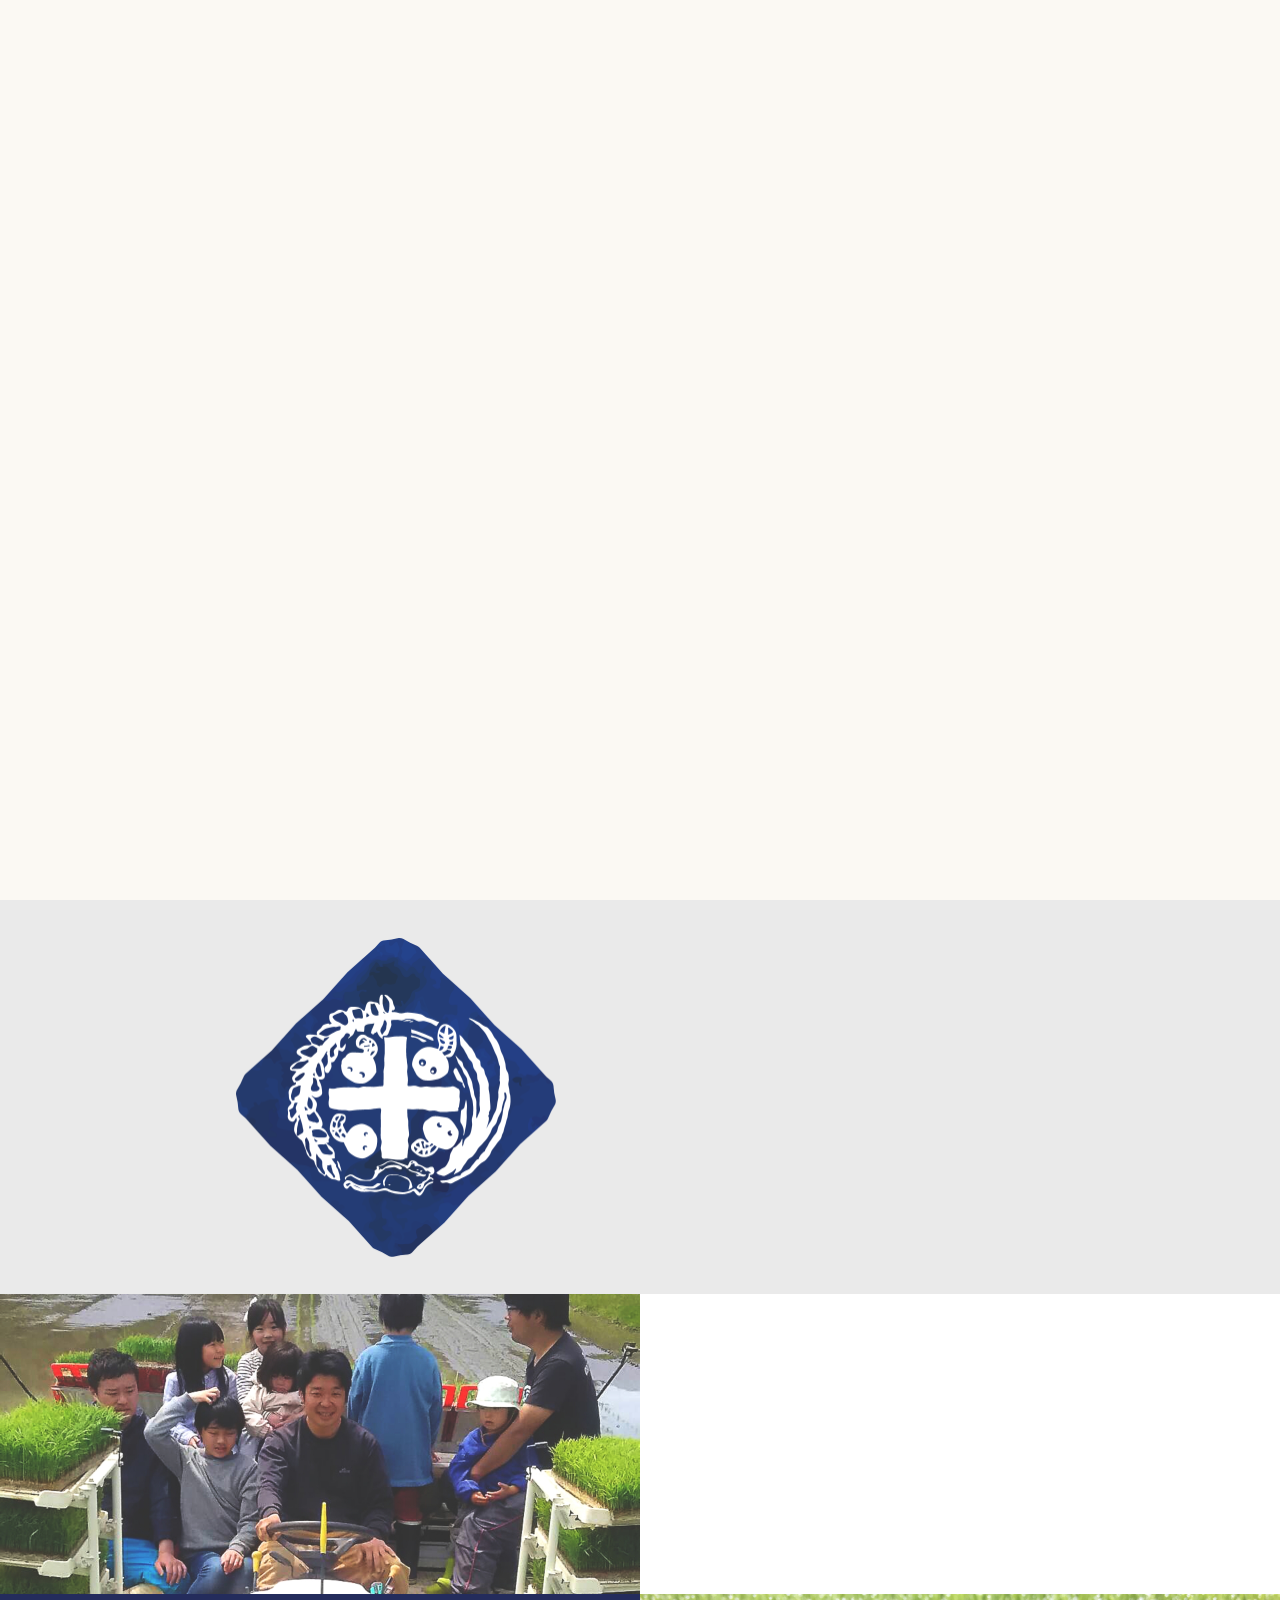
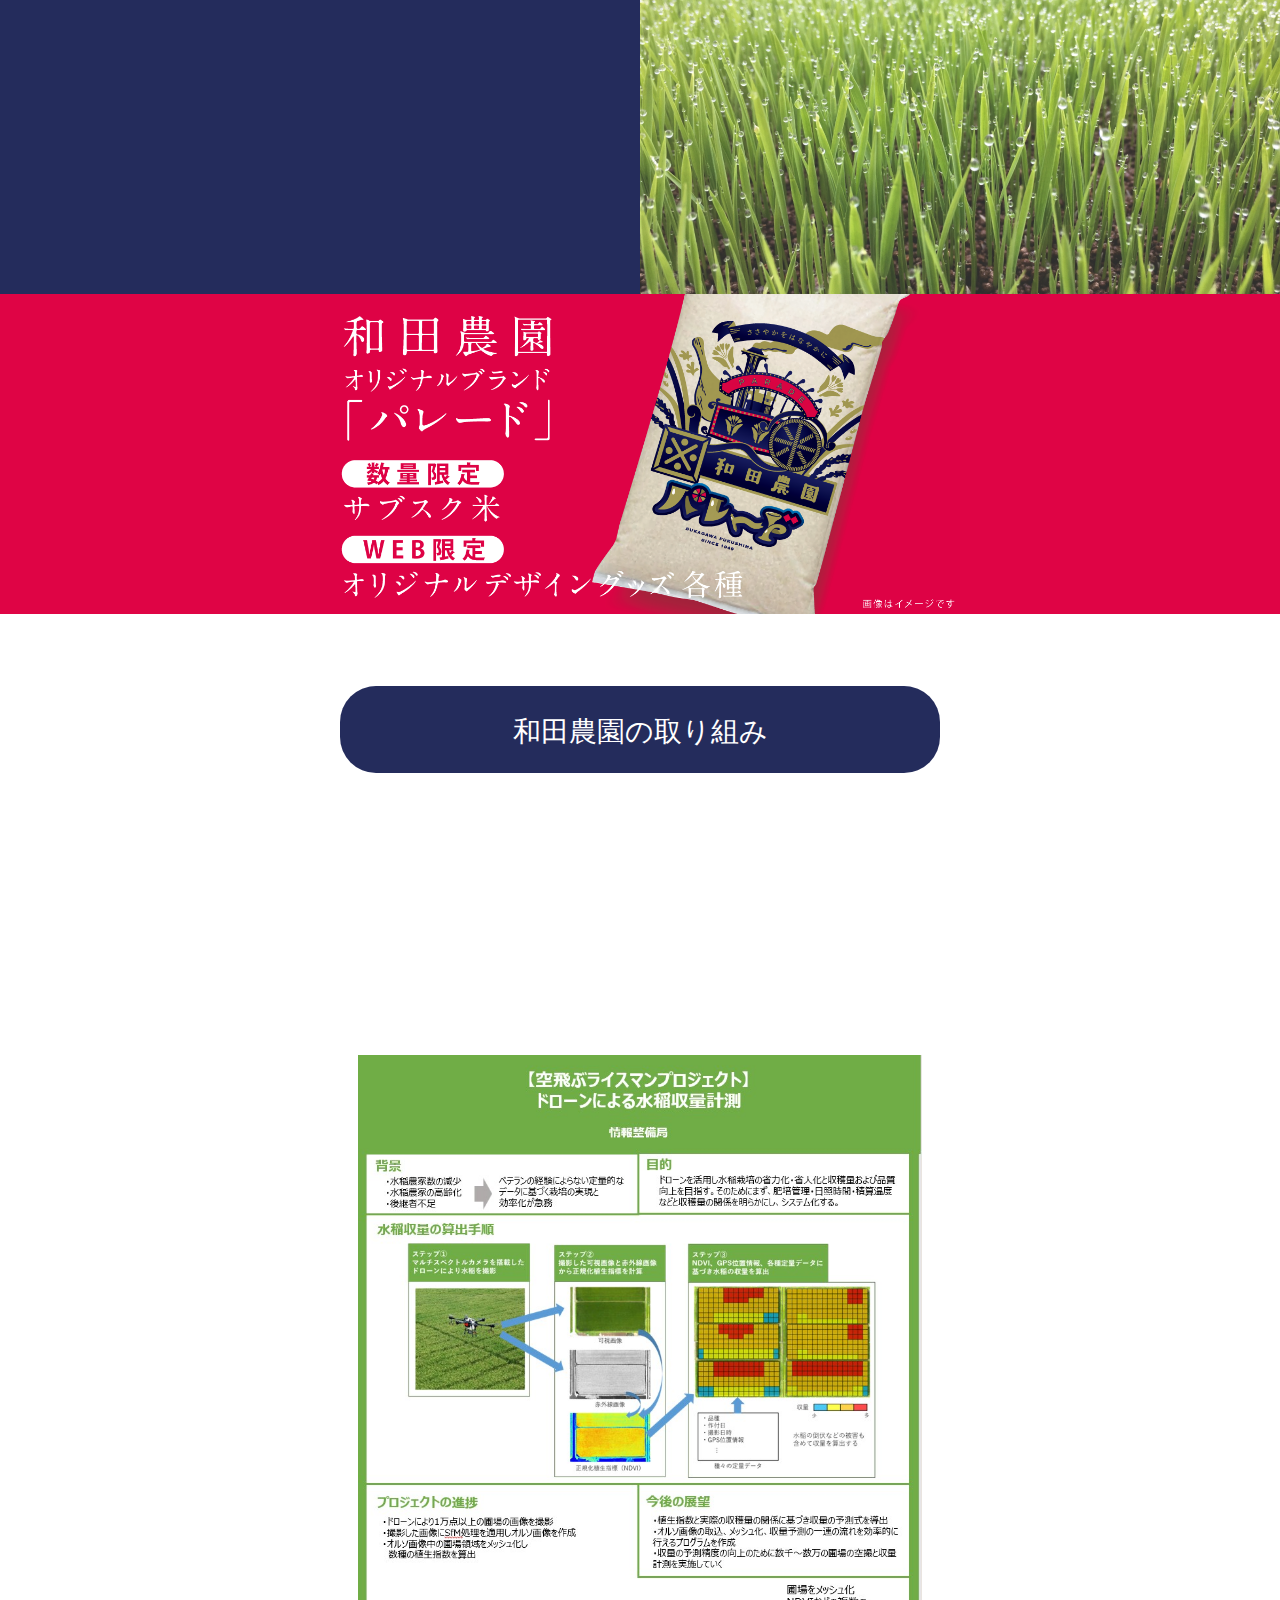
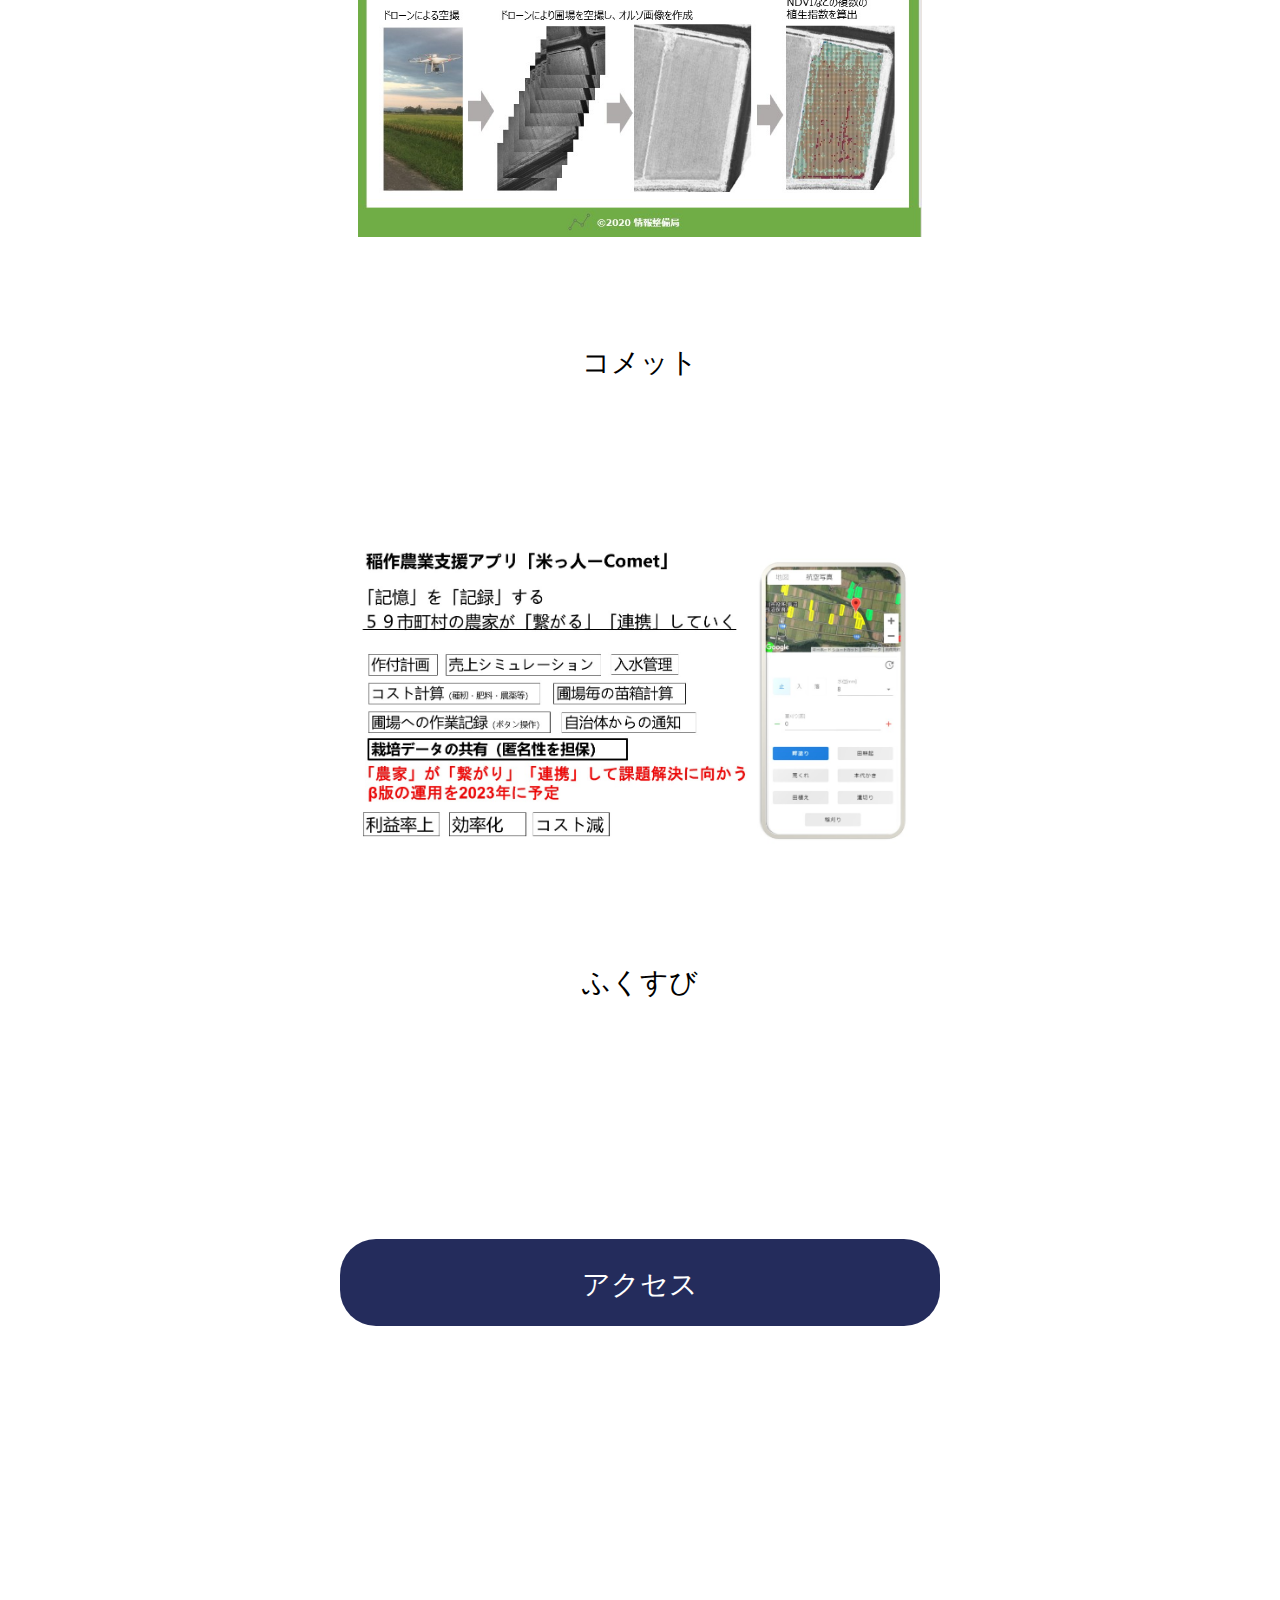
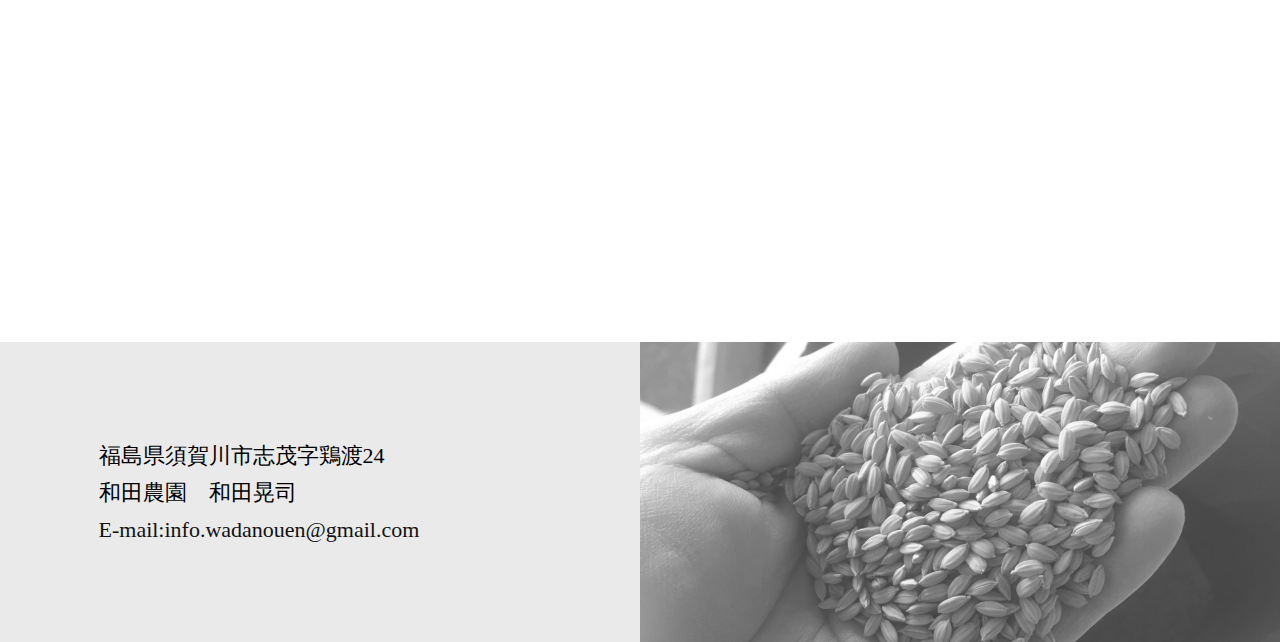
<file: index.html>
<!DOCTYPE html>
<html lang="ja">
  <head>
    <meta charset="UTF-8" />
    <meta http-equiv="X-UA-Compatible" content="IE=edge" />
    <meta name="viewport" content="width=device-width, initial-scale=1.0" />
    <meta name="description" content="福島県須賀川市で丹精込めてお米を作っている和田農園です。">
    <meta property="og:url" content="https://wadanouen.jp/">
    <meta property="og:type" content="product">
    <meta property="og:title" content="和田農園|福島県須賀川市の米農家">
    <meta property="og:description" content="福島県須賀川市で丹精込めてお米を作っている和田農園のWEBサイトです。">
    <meta property="og:site_name" content="和田農園|福島県須賀川市の米農家">
    <meta property="og:image" content="https://wadanouen.jp/assets/images/logo.png">
    <meta name="twitter.card" content="summary">
    <title>和田農園|福島県須賀川市の米農家</title>
    <link rel="stylesheet" href="./assets/css/sanitize.css?ver=3.3">
    <!-- vegas.js -->
    <link rel="stylesheet" href="./assets/css/vegas.min.css">
    <link rel="stylesheet" href="./assets/css/style.css?ver=3.3">
    <!-- Google tag (gtag.js) -->
    <script async src="https://www.googletagmanager.com/gtag/js?id=G-DMRTZWKNVF"></script>
    <script>
      window.dataLayer = window.dataLayer || [];
      function gtag(){dataLayer.push(arguments);}
      gtag('js', new Date());

      gtag('config', 'G-DMRTZWKNVF');
    </script>
  </head>
  <body>
    <div class="loader">
      <div class="loader__logo">
        <img src="./assets/images/logo.png" alt="">
        <img src="./assets/images/logo-txt@2x.png" alt="" class="loader__logo--txt">
      </div>
    </div>
    <header>
      <div class="header__wrapper">
        <h1 class="header__logo--outer">
          <a href="./index.html" class="header__logo-inner">
            <div class="header__logo">
              <img src="./assets/images/logo.png" alt="ロゴ" />
            </div>
            <div class="header__logo-txt">
              <img src="./assets/images/logo-txt@2x.png" alt="ロゴテキスト" />
            </div>
          </a>
        </h1>
        <nav class="global-nav header__nav nav" id="js-nav">
          <ul class="global-nav__nav-items nav__items nav-items">
            <li class="global-nav__nav-item global-nav__nav-0 nav-items__item">
              <a href="./about/about.html">和田農園のこと</a>
            </li>
            <li class="global-nav__nav-item global-nav__nav-1 nav-items__item">
              <a href="https://wadanouen.theshop.jp">オリジナルブランド<br />「パレード」</a>
            </li>
            <li class="global-nav__nav-item global-nav__nav-2 nav-items__item" id="futureLink">
              <a href="#future">和田農園の<br/>取り組み</a>
            </li>
            <li class="global-nav__nav-item global-nav__nav-3 nav-items__item" id="contactLink"><a href="./contact/contact.html">お問い合わせ</a></li>
          </ul>
        </nav>
        <button class="header__hamburger hamburger " id="js-hamburger">
          <span class="header__hamburger-border"></span>
          <span class="header__hamburger-border"></span>
          <span class="header__hamburger-border"></span>
        </button>
      </div>
    </header>
    <main>
      <section class="hero__wrapper">
        <div class="hero__wrapper--slideshow" id="slideshow"></div>
        <div class="hero__wrapper--text">
          <img src="./assets/images/mainvisual-txt@2x.png" alt="和田農園">
        </div>
      </section>
      <section class="about-wrapper">
        <div class="about-wrapper__about-outer">
          <div class="about-wrapper__about-inner1">
            <div class="about-wrapper__about-logo">
              <img src="./assets/images/logo.png" alt="アバウトロゴ" />
            </div>
            <h2 class="about-wrapper__catch-copy fadein">
              澄んだ水と<br />大地の恵みが育んだ<br />自慢のお米を<br />お届けします。
            </h2>
          </div>
        </div>
        <div class="about-wrapper__about-inner2">
          <div class="about-wrapper__about-image1">
            <img src="./assets/images/about1@2x.jpg" alt="和田農園写真" />
          </div>
          <div class="about-wrapper__about-text1-outer">
            <h3 class="about-wrapper__about-text1 fadein">
              毎日の「おいしい」のために。<br />田んぼを管理し、安心安全で<br />美味しいお米を育てています。
            </h3>
          </div>
        </div>
        <div class="about-wrapper__about-inner3">
          <div class="about-wrapper__about-text2-outer">
            <h3 class="about-wrapper__about-text2 fadein">
              何千年も続く米作りの歴史を未来に繋ぐ。<br />今日もこの土地でお米を育てます。
            </h3>
          </div>
          <div class="about-wrapper__about-image2">
            <img src="./assets/images/about2@2x.jpg" alt="稲のイメージ" />
          </div>
        </div>
        <a class="about-wrapper__ec" href="https://wadanouen.theshop.jp">
          <picture class="about-wrapper__ec-image">
            <source srcset="./assets/images/parade-pc.png" media="(min-width:520px)">
            <img src="./assets/images/parade-sp.png" alt="">
          </picture>
        </a>
      </section>
      <section class="future-wrapper" id="future">
        <div class="future-wrapper__future-inner">
          <h2 class="future-wrapper__future-heading">和田農園の取り組み</h2>
          <ul class="future-wrapper__future-contents">
            <li class="future-wrapper__future-item">
              <dl class="future-wrapper__future-text">
                <dt class="future-wrapper__future-title future-wrapper__future-title1 fadein">
                  空飛ぶライスマンプロジェクト
                </dt>
                <dd class="future-wrapper__future-desciption fadein">
                  ドローンを活用し、農業をより効率のよいものに変えていきます。水田全体の画像を空撮、日照時間・温度など育成に必要なデータを活用することでドローンが肥料や農薬を自動で散布します。重労働の解消や、コスト削減を目指します。
                </dd>
                <dd class="future-wrapper__future-image content">
                  <img src="./assets/images/rice-man.jpg" alt="">
                  <p class="button fadein">資料▼</p>
                </dd>
              </dl>
            </li>
            <li class="future-wrapper__future-item">
              <dl class="future-wrapper__future-text">
                <dt class="future-wrapper__future-title">コメット</dt>
                <dd class="future-wrapper__future-desciption fadein">
                  米農家が開発する稲作支援アプリ。肥料の管理を複数の管理者で共有したり、収穫量のシミュレーション機能で農家の収益向上をアシストします。自治体との各種連携機能も行え、農業をスマートに変えます。2022年現在は実証実験を計画中です。
                </dd>
                <dd class="future-wrapper__future-image content">
                  <img src="./assets/images/comet.jpg" alt="">
                  <p class="button fadein">資料▼</p>
                </dd>
              </dl>
            </li>
            <li class="future-wrapper__future-item">
              <dl class="future-wrapper__future-text">
                <dt class="future-wrapper__future-title">ふくすび</dt>
                <dd class="future-wrapper__future-desciption fadein">
                  和田農園は福島全59市町村の米農家のお米を宇宙に打ち上げる「ふくすび」プロジェクトの発起人。福島の米農家から明るい話題をお届けするためのチャレンジです。被災を乗り越え復興を続ける福島の絆を象徴するプロジェクトです。
                </dd>
              </dl>
            </li>
          </ul>
        </div>
      </section>
      <section class="map">
        <h2 class="access__headline">アクセス</h2>
        <iframe src="https://www.google.com/maps/embed?pb=!1m18!1m12!1m3!1d3174.3566862635175!2d140.23488677609444!3d37.286679440125646!2m3!1f0!2f0!3f0!3m2!1i1024!2i768!4f13.1!3m3!1m2!1s0x60201644dfce48cb%3A0x576b434258a14680!2z44CSOTYyLTAyMDEg56aP5bO255yM6aCI6LOA5bed5biC5b-X6IyC6baP5rih77yS77yU!5e0!3m2!1sja!2sjp!4v1699877457073!5m2!1sja!2sjp" width="100%" height="450" style="border:0;" allowfullscreen="" loading="lazy" referrerpolicy="no-referrer-when-downgrade"></iframe>
      </section>
    </main>
    <footer class="contact" id="contact">
      <div class="contact__text-outer">
        <div class="contact__text-inner">
          <address>福島県須賀川市志茂字鶏渡24</address>
          <p class="office-name">和田農園　和田晃司</p>
          <a href="mailto:info.wadanouen@gmail.com">E-mail:info.wadanouen@gmail.com</a>
        </div>
      </div>
      <div class="contact__image">
        <img src="./assets/images/contact@2x.jpg" alt="コンタクト画像" />
      </div>
    </footer>
    <script src="https://code.jquery.com/jquery-3.6.3.min.js" integrity="sha256-pvPw+upLPUjgMXY0G+8O0xUf+/Im1MZjXxxgOcBQBXU=" crossorigin="anonymous"></script>
    <!-- vegas.js -->
    <script src="./assets/js/vegas.min.js"></script>
    <script src="./assets/js/main.js?ver=3.3"></script>
  </body>
</html>
</file>
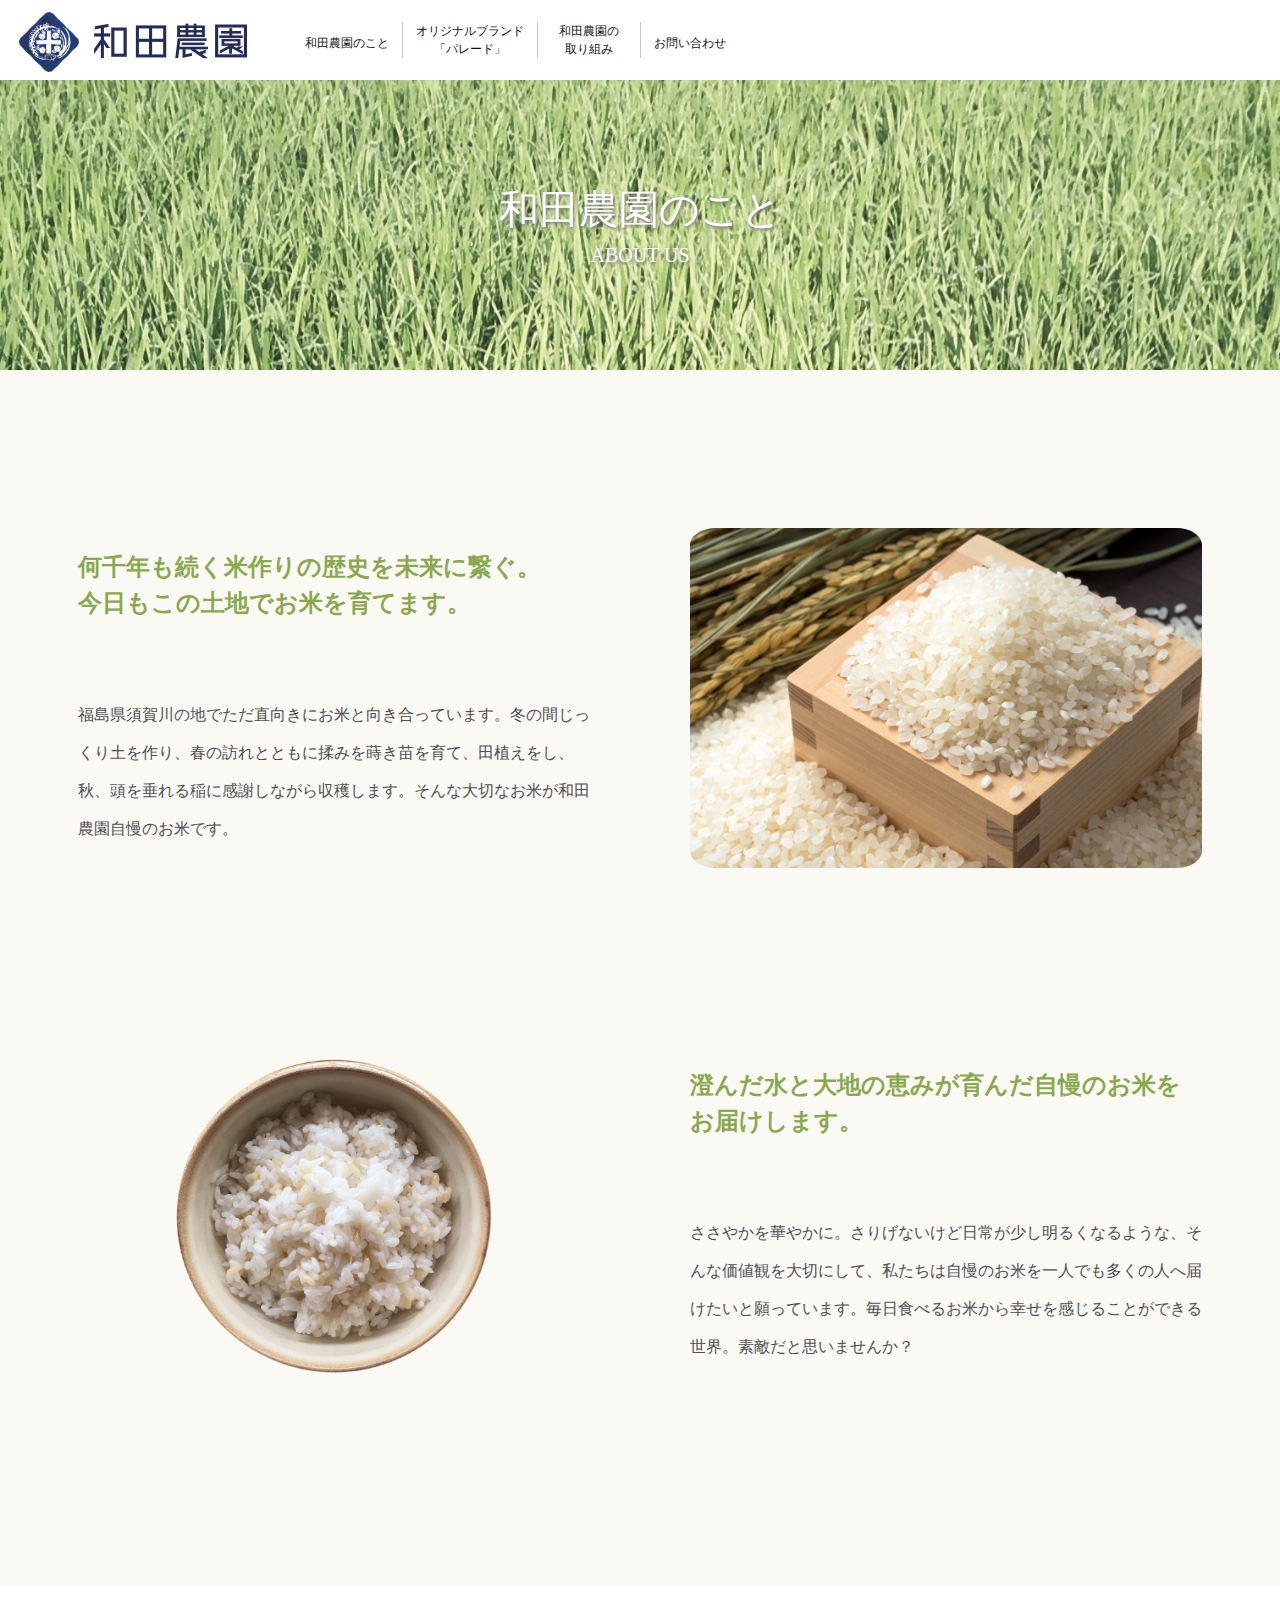
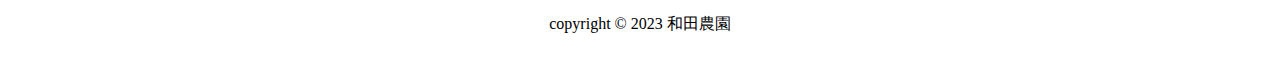
<file: about/about.html>
<!DOCTYPE html>
<html lang="ja">
  <head>
    <meta charset="UTF-8" />
    <meta http-equiv="X-UA-Compatible" content="IE=edge" />
    <meta name="viewport" content="width=device-width, initial-scale=1.0" />
    <title>和田農園のこと</title>
    <link rel="stylesheet" href="../assets/css/sanitize.css?ver=3.3">
    <!-- vegas.js -->
    <link rel="stylesheet" href="../assets/css/vegas.min.css">
    <link rel="stylesheet" href="../assets/css/style.css?ver=3.3">
    <!-- Google tag (gtag.js) -->
    <script async src="https://www.googletagmanager.com/gtag/js?id=G-DMRTZWKNVF"></script>
    <script>
      window.dataLayer = window.dataLayer || [];
      function gtag(){dataLayer.push(arguments);}
      gtag('js', new Date());

      gtag('config', 'G-DMRTZWKNVF');
    </script>
  </head>
  <body>
    <header>
        <div class="header__wrapper">
          <h1 class="header__logo--outer">
            <a href="../index.html" class="header__logo-inner">
              <div class="header__logo">
                <img src="../assets/images/logo.png" alt="ロゴ" />
              </div>
              <div class="header__logo-txt">
                <img src="../assets/images/logo-txt@2x.png" alt="ロゴテキスト" />
              </div>
            </a>
          </h1>
          <nav class="global-nav header__nav nav" id="js-nav">
            <ul class="global-nav__nav-items nav__items nav-items">
              <li class="global-nav__nav-item global-nav__nav-0 nav-items__item">
                <a href="../about/about.html">和田農園のこと</a>
              </li>
              <li class="global-nav__nav-item global-nav__nav-1 nav-items__item">
                <a href="https://wadanouen.theshop.jp">オリジナルブランド<br />「パレード」</a>
              </li>
              <li class="global-nav__nav-item global-nav__nav-2 nav-items__item" id="futureLink">
                <a href="../index.html#future">和田農園の<br/>取り組み</a>
              </li>
              <li class="global-nav__nav-item global-nav__nav-3 nav-items__item" id="contactLink"><a href="../contact/contact.html">お問い合わせ</a></li>
            </ul>
          </nav>
          <button class="header__hamburger hamburger " id="js-hamburger">
            <span class="header__hamburger-border"></span>
            <span class="header__hamburger-border"></span>
            <span class="header__hamburger-border"></span>
          </button>
        </div>
      </header>
    <main class="about__body">
        <section class="title__area">
            <h1 class="about__headline">和田農園のこと</h1>
            <span>ABOUT US</span>
        </section>
        <section class="about__contents">
            <div class="about__contents__wrapper about__contents__wrapper--a">
                <div class="about__contents__textarea">
                    <h2 class="about__contents__headline">何千年も続く米作りの歴史を未来に繋ぐ。<br/>今日もこの土地でお米を育てます。</h2> 
                        <p class="about__contents__description">福島県須賀川の地でただ直向きにお米と向き合っています。冬の間じっくり土を作り、春の訪れとともに揉みを蒔き苗を育て、田植えをし、秋、頭を垂れる稲に感謝しながら収穫します。そんな大切なお米が和田農園自慢のお米です。</p>
                </div>
                <div class="about__img">
                    <img src="../assets/images/rice_s.jpg" alt="">
                </div>
            </div>
        </section>
        <section class="about__contents">
            <div class="about__contents__wrapper about__contents__wrapper--b">
                <div class="about__img">
                    <img src="../assets/images/rice.png" alt="">
                </div>
                <div class="about__contents__textarea">
                    <h2 class="about__contents__headline">澄んだ水と大地の恵みが育んだ自慢のお米をお届けします。</h2> 
                        <p class="about__contents__description">ささやかを華やかに。さりげないけど日常が少し明るくなるような、そんな価値観を大切にして、私たちは自慢のお米を一人でも多くの人へ届けたいと願っています。毎日食べるお米から幸せを感じることができる世界。素敵だと思いませんか？</p></div>
            </div>
        </section>
    </main>
    <footer class="footer">
        <small>copyright © 2023 和田農園</small>
    </footer>  
    <script src="https://code.jquery.com/jquery-3.6.3.min.js" integrity="sha256-pvPw+upLPUjgMXY0G+8O0xUf+/Im1MZjXxxgOcBQBXU=" crossorigin="anonymous"></script>
    <!-- vegas.js -->
    <script src="../assets/js/vegas.min.js"></script>
    <script src="../assets/js/main.js?ver=3.3"></script>
  </body>
</html>
</file>
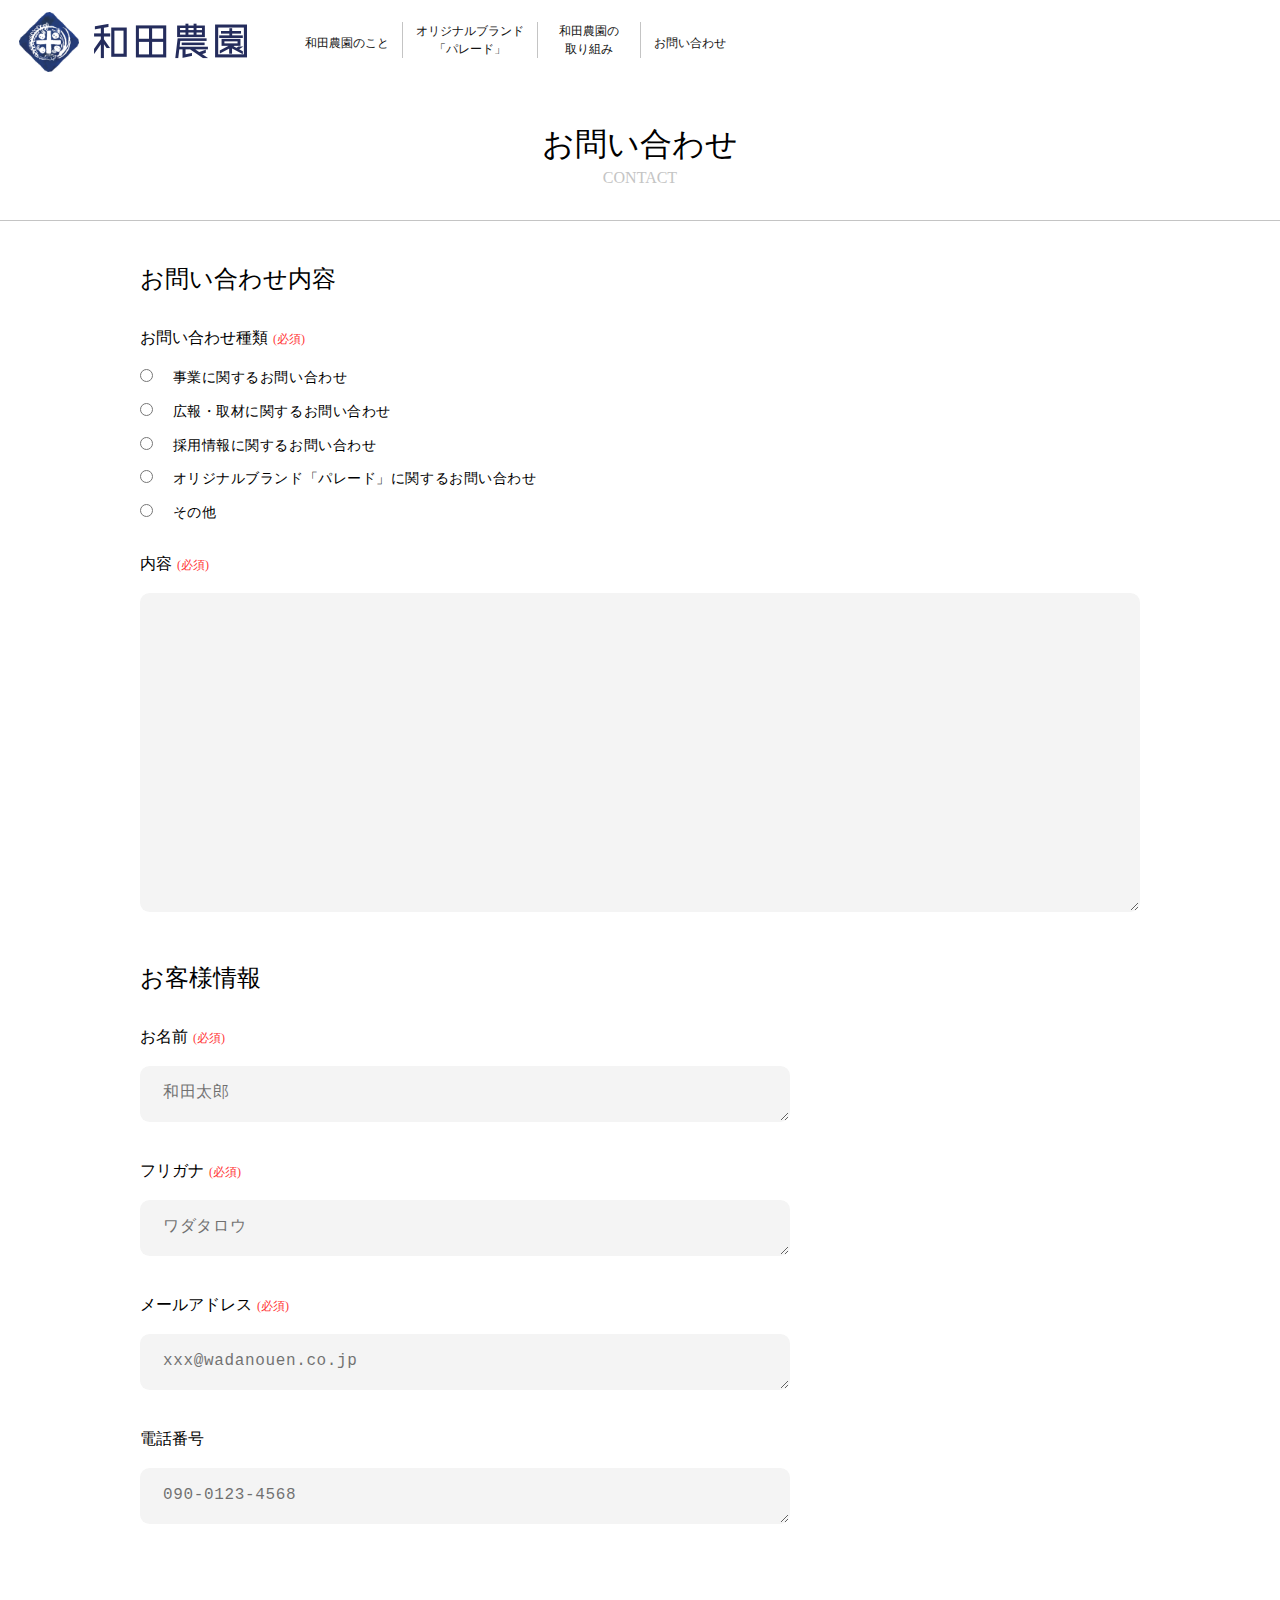
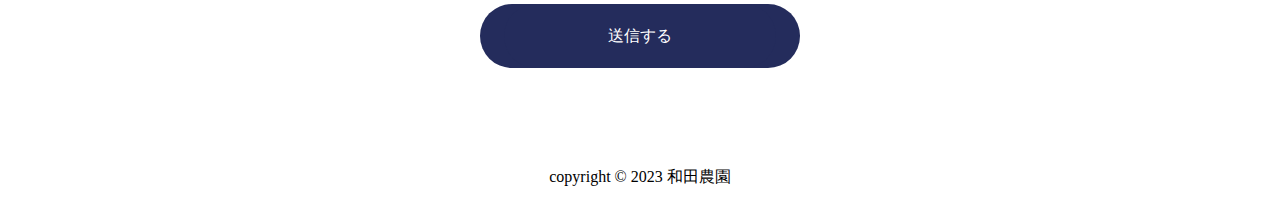
<file: contact/contact.html>
<!DOCTYPE html>
<html lang="ja">
<head>
    <meta charset="UTF-8">
    <meta name="viewport" content="width=device-width, initial-scale=1.0">
    <title>お問い合わせ</title>
    <link rel="stylesheet" href="../assets/css/sanitize.css?ver=3.3">
    <link rel="stylesheet" href="../assets/css/style.css?ver=3.3">
    <!-- Google tag (gtag.js) -->
    <script async src="https://www.googletagmanager.com/gtag/js?id=G-DMRTZWKNVF"></script>
    <script>
      window.dataLayer = window.dataLayer || [];
      function gtag(){dataLayer.push(arguments);}
      gtag('js', new Date());

      gtag('config', 'G-DMRTZWKNVF');
    </script>
</head>
<body>
    <header>
        <div class="header__wrapper">
            <h1 class="header__logo--outer">
              <a href="../index.html" class="header__logo-inner">
                <div class="header__logo">
                  <img src="../assets/images/logo.png" alt="ロゴ" />
                </div>
                <div class="header__logo-txt">
                  <img src="../assets/images/logo-txt@2x.png" alt="ロゴテキスト" />
                </div>
              </a>
            </h1>
            <nav class="global-nav header__nav nav" id="js-nav">
              <ul class="global-nav__nav-items nav__items nav-items">
                <li class="global-nav__nav-item global-nav__nav-0 nav-items__item">
                  <a href="../about/about.html">和田農園のこと</a>
                </li>
                <li class="global-nav__nav-item global-nav__nav-1 nav-items__item">
                  <a href="https://wadanouen.theshop.jp">オリジナルブランド<br />「パレード」</a>
                </li>
                <li class="global-nav__nav-item global-nav__nav-2 nav-items__item" id="futureLink">
                  <a href="../index.html#future">和田農園の<br />取り組み</a>
                </li>
                <li class="global-nav__nav-item global-nav__nav-3 nav-items__item" id="contactLink"><a href="#contact">お問い合わせ</a></li>
              </ul>
            </nav>
            <button class="header__hamburger hamburger " id="js-hamburger">
              <span class="header__hamburger-border"></span>
              <span class="header__hamburger-border"></span>
              <span class="header__hamburger-border"></span>
            </button>
          </div>
    </header>
    <h2 class="contact_headline">お問い合わせ</h2>
    <form action="xxx" class="form">
      <div class="form__wrapper">
        <h3 class="form__h3">お問い合わせ内容</h3>
        <div class="form__body">
          <div class="form__label">
            <label for="category" class="_label">お問い合わせ種類</label>
            <span class="_required">(必須)</span>
          </div>
          <div class="form__category">
            <div class="form__radio">
              <input type="radio" class="category0" id="category0" name="category">
              <label for="category0">事業に関するお問い合わせ</label>
            </div>
            <div class="form__radio">
              <input type="radio" class="category1" id="category1" name="category">
              <label for="category1">広報・取材に関するお問い合わせ</label>
            </div>
            <div class="form__radio">
              <input type="radio" class="category2" id="category2" name="category">
              <label for="category2">採用情報に関するお問い合わせ</label>
            </div>
            <div class="form__radio form__radio--3">
              <input type="radio" class="category3" id="category3" name="category">
              <label for="category3" class="category3__txt">オリジナルブランド「パレード」に関するお問い合わせ</label>
            </div>
            <div class="form__radio">
              <input type="radio" class="category4" id="category4" name="category">
              <label for="category4">その他</label>
            </div>
          </div>
          <div class="form__content">
            <div class="form__headline">
              <div class="form__label">
                <label for="content" class="_label">内容</label>
                <span class="_required">(必須)</span>
              </div>
              <div class="form__body">
                <textarea id="content" class="form__textarea" name="content" placeholder="" type="text"></textarea>
              </div>
          </div>
        </div>
        <h3 class="form__h3">お客様情報</h3>
        <div class="customer_info_inputs">
          <div class="customer__info--name">
            <div class="form__label">
              <label for="name" class="_label">お名前</label>
              <span class="_required">(必須)</span>
            </div>
            <div class="form__body">
              <textarea id="name" class="form__textarea" name="name" placeholder="和田太郎" type="text"></textarea>
            </div>
          </div>
          <div class="customer__info--kana">
            <div class="form__label">
              <label for="kana" class="_label">フリガナ</label>
              <span class="_required">(必須)</span>
            </div>
            <div class="form__body">
              <textarea id="kana" class="form__textarea" name="kana" placeholder="ワダタロウ" type="text"></textarea>
            </div>
          </div>
          <div class="customer__info--mail">
            <div class="form__label">
              <label for="mail" class="_label">メールアドレス</label>
              <span class="_required">(必須)</span>
            </div>
            <div class="form__body">
              <textarea id="mail" class="form__textarea" name="mail" placeholder="xxx@wadanouen.co.jp" type="email"></textarea>
            </div>
          </div>
          <div class="customer__info--phone_number">
            <div class="form__label">
              <label for="phone_number" class="_label">電話番号</label>
            </div>
            <div class="form__body">
              <textarea id="phone_number" class="form__textarea" name="phone_number" placeholder="090-0123-4568" type="tel"></textarea>
            </div>
          </div>
        </div>
      </div>
      <button class="buttonRound">
        <a href="#" class="buttonRound">送信する</a>
      </button>
    </form>
   <footer class="footer">
      <small>copyright © 2023 和田農園</small>
    </footer>
    <script src="https://code.jquery.com/jquery-3.6.3.min.js" integrity="sha256-pvPw+upLPUjgMXY0G+8O0xUf+/Im1MZjXxxgOcBQBXU=" crossorigin="anonymous"></script>
    <!-- vegas.js -->
    <script src="../assets/js/vegas.min.js"></script>
    <script src="../assets/js/main.js?ver=3.3"></script>
  </body>
</html>
</file>
<file: assets/css/sanitize.css>
/* Document
 * ========================================================================== */

/**
 * Add border box sizing in all browsers (opinionated).
 */

 *,
 ::before,
 ::after {
   box-sizing: border-box;
 }
 
 /**
  * 1. Add text decoration inheritance in all browsers (opinionated).
  * 2. Add vertical alignment inheritance in all browsers (opinionated).
  */
 
 ::before,
 ::after {
   text-decoration: inherit; /* 1 */
   vertical-align: inherit; /* 2 */
 }
 
 /**
  * 1. Use the default cursor in all browsers (opinionated).
  * 2. Change the line height in all browsers (opinionated).
  * 3. Use a 4-space tab width in all browsers (opinionated).
  * 4. Remove the grey highlight on links in iOS (opinionated).
  * 5. Prevent adjustments of font size after orientation changes in
  *    IE on Windows Phone and in iOS.
  * 6. Breaks words to prevent overflow in all browsers (opinionated).
  */
 
 html {
   cursor: default; /* 1 */
   line-height: 1.5; /* 2 */
   -moz-tab-size: 4; /* 3 */
   tab-size: 4; /* 3 */
   -webkit-tap-highlight-color: transparent /* 4 */;
   -ms-text-size-adjust: 100%; /* 5 */
   -webkit-text-size-adjust: 100%; /* 5 */
   word-break: break-word; /* 6 */
 }
 
 /* Sections
  * ========================================================================== */
 
 /**
  * Remove the margin in all browsers (opinionated).
  */
 
 body {
   margin: 0;
 }
 
 /**
  * Correct the font size and margin on `h1` elements within `section` and
  * `article` contexts in Chrome, Edge, Firefox, and Safari.
  */
 
 h1 {
   font-size: 2em;
   margin: 0.67em 0;
 }
 
 /* Grouping content
  * ========================================================================== */
 
 /**
  * Remove the margin on nested lists in Chrome, Edge, IE, and Safari.
  */
 
 dl dl,
 dl ol,
 dl ul,
 ol dl,
 ul dl {
   margin: 0;
 }
 
 /**
  * Remove the margin on nested lists in Edge 18- and IE.
  */
 
 ol ol,
 ol ul,
 ul ol,
 ul ul {
   margin: 0;
 }
 
 /**
  * 1. Add the correct sizing in Firefox.
  * 2. Show the overflow in Edge 18- and IE.
  */
 
 hr {
   height: 0; /* 1 */
   overflow: visible; /* 2 */
 }
 
 /**
  * Add the correct display in IE.
  */
 
 main {
   display: block;
 }
 
 /**
  * Remove the list style on navigation lists in all browsers (opinionated).
  */
 
 nav ol,
 nav ul {
   list-style: none;
   padding: 0;
 }
 
 /**
  * 1. Correct the inheritance and scaling of font size in all browsers.
  * 2. Correct the odd `em` font sizing in all browsers.
  */
 
 pre {
   font-family: monospace, monospace; /* 1 */
   font-size: 1em; /* 2 */
 }
 
 /* Text-level semantics
  * ========================================================================== */
 
 /**
  * Remove the gray background on active links in IE 10.
  */
 
 a {
   background-color: transparent;
 }
 
 /**
  * Add the correct text decoration in Edge 18-, IE, and Safari.
  */
 
 abbr[title] {
   text-decoration: underline;
   text-decoration: underline dotted;
 }
 
 /**
  * Add the correct font weight in Chrome, Edge, and Safari.
  */
 
 b,
 strong {
   font-weight: bolder;
 }
 
 /**
  * 1. Correct the inheritance and scaling of font size in all browsers.
  * 2. Correct the odd `em` font sizing in all browsers.
  */
 
 code,
 kbd,
 samp {
   font-family: monospace, monospace; /* 1 */
   font-size: 1em; /* 2 */
 }
 
 /**
  * Add the correct font size in all browsers.
  */
 
 small {
   font-size: 80%;
 }
 
 /* Embedded content
  * ========================================================================== */
 
 /*
  * Change the alignment on media elements in all browsers (opinionated).
  */
 
 audio,
 canvas,
 iframe,
 img,
 svg,
 video {
   vertical-align: middle;
 }
 
 /**
  * Add the correct display in IE 9-.
  */
 
 audio,
 video {
   display: inline-block;
 }
 
 /**
  * Add the correct display in iOS 4-7.
  */
 
 audio:not([controls]) {
   display: none;
   height: 0;
 }
 
 /**
  * Remove the border on iframes in all browsers (opinionated).
  */
 
 iframe {
   border-style: none;
 }
 
 /**
  * Remove the border on images within links in IE 10-.
  */
 
 img {
   border-style: none;
 }
 
 /**
  * Change the fill color to match the text color in all browsers (opinionated).
  */
 
 svg:not([fill]) {
   fill: currentColor;
 }
 
 /**
  * Hide the overflow in IE.
  */
 
 svg:not(:root) {
   overflow: hidden;
 }
 
 /* Tabular data
  * ========================================================================== */
 
 /**
  * Collapse border spacing in all browsers (opinionated).
  */
 
 table {
   border-collapse: collapse;
 }
 
 /* Forms
  * ========================================================================== */
 
 /**
  * Remove the margin on controls in Safari.
  */
 
 button,
 input,
 select {
   margin: 0;
 }
 
 /**
  * 1. Show the overflow in IE.
  * 2. Remove the inheritance of text transform in Edge 18-, Firefox, and IE.
  */
 
 button {
   overflow: visible; /* 1 */
   text-transform: none; /* 2 */
 }
 
 /**
  * Correct the inability to style buttons in iOS and Safari.
  */
 
 button,
 [type="button"],
 [type="reset"],
 [type="submit"] {
   -webkit-appearance: button;
 }
 
 /**
  * 1. Change the inconsistent appearance in all browsers (opinionated).
  * 2. Correct the padding in Firefox.
  */
 
 fieldset {
   border: 1px solid #a0a0a0; /* 1 */
   padding: 0.35em 0.75em 0.625em; /* 2 */
 }
 
 /**
  * Show the overflow in Edge 18- and IE.
  */
 
 input {
   overflow: visible;
 }
 
 /**
  * 1. Correct the text wrapping in Edge 18- and IE.
  * 2. Correct the color inheritance from `fieldset` elements in IE.
  */
 
 legend {
   color: inherit; /* 2 */
   display: table; /* 1 */
   max-width: 100%; /* 1 */
   white-space: normal; /* 1 */
 }
 
 /**
  * 1. Add the correct display in Edge 18- and IE.
  * 2. Add the correct vertical alignment in Chrome, Edge, and Firefox.
  */
 
 progress {
   display: inline-block; /* 1 */
   vertical-align: baseline; /* 2 */
 }
 
 /**
  * Remove the inheritance of text transform in Firefox.
  */
 
 select {
   text-transform: none;
 }
 
 /**
  * 1. Remove the margin in Firefox and Safari.
  * 2. Remove the default vertical scrollbar in IE.
  * 3. Change the resize direction in all browsers (opinionated).
  */
 
 textarea {
   margin: 0; /* 1 */
   overflow: auto; /* 2 */
   resize: vertical; /* 3 */
 }
 
 /**
  * Remove the padding in IE 10-.
  */
 
 [type="checkbox"],
 [type="radio"] {
   padding: 0;
 }
 
 /**
  * 1. Correct the odd appearance in Chrome, Edge, and Safari.
  * 2. Correct the outline style in Safari.
  */
 
 [type="search"] {
   -webkit-appearance: textfield; /* 1 */
   outline-offset: -2px; /* 2 */
 }
 
 /**
  * Correct the cursor style of increment and decrement buttons in Safari.
  */
 
 ::-webkit-inner-spin-button,
 ::-webkit-outer-spin-button {
   height: auto;
 }
 
 /**
  * Correct the text style of placeholders in Chrome, Edge, and Safari.
  */
 
 ::-webkit-input-placeholder {
   color: inherit;
   opacity: 0.54;
 }
 
 /**
  * Remove the inner padding in Chrome, Edge, and Safari on macOS.
  */
 
 ::-webkit-search-decoration {
   -webkit-appearance: none;
 }
 
 /**
  * 1. Correct the inability to style upload buttons in iOS and Safari.
  * 2. Change font properties to `inherit` in Safari.
  */
 
 ::-webkit-file-upload-button {
   -webkit-appearance: button; /* 1 */
   font: inherit; /* 2 */
 }
 
 /**
  * Remove the inner border and padding of focus outlines in Firefox.
  */
 
 ::-moz-focus-inner {
   border-style: none;
   padding: 0;
 }
 
 /**
  * Restore the focus outline styles unset by the previous rule in Firefox.
  */
 
 :-moz-focusring {
   outline: 1px dotted ButtonText;
 }
 
 /**
  * Remove the additional :invalid styles in Firefox.
  */
 
 :-moz-ui-invalid {
   box-shadow: none;
 }
 
 /* Interactive
  * ========================================================================== */
 
 /*
  * Add the correct display in Edge 18- and IE.
  */
 
 details {
   display: block;
 }
 
 /*
  * Add the correct styles in Edge 18-, IE, and Safari.
  */
 
 dialog {
   background-color: white;
   border: solid;
   color: black;
   display: block;
   height: -moz-fit-content;
   height: -webkit-fit-content;
   height: fit-content;
   left: 0;
   margin: auto;
   padding: 1em;
   position: absolute;
   right: 0;
   width: -moz-fit-content;
   width: -webkit-fit-content;
   width: fit-content;
 }
 
 dialog:not([open]) {
   display: none;
 }
 
 /*
  * Add the correct display in all browsers.
  */
 
 summary {
   display: list-item;
 }
 
 /* Scripting
  * ========================================================================== */
 
 /**
  * Add the correct display in IE 9-.
  */
 
 canvas {
   display: inline-block;
 }
 
 /**
  * Add the correct display in IE.
  */
 
 template {
   display: none;
 }
 
 /* User interaction
  * ========================================================================== */
 
 /*
  * 1. Remove the tapping delay in IE 10.
  * 2. Remove the tapping delay on clickable elements
       in all browsers (opinionated).
  */
 
 a,
 area,
 button,
 input,
 label,
 select,
 summary,
 textarea,
 [tabindex] {
   -ms-touch-action: manipulation; /* 1 */
   touch-action: manipulation; /* 2 */
 }
 
 /**
  * Add the correct display in IE 10-.
  */
 
 [hidden] {
   display: none;
 }
 
 /* Accessibility
  * ========================================================================== */
 
 /**
  * Change the cursor on busy elements in all browsers (opinionated).
  */
 
 [aria-busy="true"] {
   cursor: progress;
 }
 
 /*
  * Change the cursor on control elements in all browsers (opinionated).
  */
 
 [aria-controls] {
   cursor: pointer;
 }
 
 /*
  * Change the cursor on disabled, not-editable, or otherwise
  * inoperable elements in all browsers (opinionated).
  */
 
 [aria-disabled="true"],
 [disabled] {
   cursor: not-allowed;
 }
 
 /*
  * Change the display on visually hidden accessible elements
  * in all browsers (opinionated).
  */
 
 [aria-hidden="false"][hidden] {
   display: initial;
 }
 
 [aria-hidden="false"][hidden]:not(:focus) {
   clip: rect(0, 0, 0, 0);
   position: absolute;
 }
</file>
<file: assets/css/style.css>
@charset "utf-8";
/*
base-style
*/
html {
  scroll-behavior: smooth;
  }
  
body {
  font-family: YuMincho, "Yu Mincho", serif;
  font-size: 20px;
}

a {
  text-decoration: none;
  color: #121212;
}

a:hover {
  opacity: 0.7;
}

h1,
h2,
h3,
p,
ul,
dl,
dt,
dd {
  margin: 0;
  padding: 0;
  font-weight: normal;
}

li {
  list-style: none;
}

address {
  font-style: normal;
}

.footer {
  background-color: #fff;
  text-align: center;
  padding-block: 20px;
}

.loader {
  position: fixed;
  width: 100%;
  height: 100%;
  background-color: #fbf9f3;
  z-index: 9999;
  top: 0;
  left: 0;
  display: flex;
  justify-content: center;
  align-items: center;
}

.loader .loader__logo {
  max-width: 200px;
  display: flex;
  flex-direction: column;
  display: none;
}

.loader .loader__logo img {
  width: 100%;
}

.loader__logo--txt {
  margin-top: 10px;
  margin-left: 9px;
}

/*
button
*/
.button {
  color:#242c5c;
}

.close {
  color:#242c5c;
}

/*
//button
*/

/*
fade-in
*/
.fadein {
  opacity: 0;
  visibility: hidden;
  transform: translateY(30px);
  transition: opacity 1s, visibility 1s, transform 1s;
}

.is-fadein {
  opacity: 1;
  visibility: visible;
  transform: translateX(0);
}

/*
//fade-in
*/
/*
//base-style
*/

/*
header
*/
header {
  height: 80px;
  background-color: #fff;
}

.header__wrapper {
  height: 100%;
  margin: 0 19px;
  display: flex;
  align-items: center;
}

.header__logo-inner {
  display: flex;
}

.header__logo {
  max-width: 60.31px;
}

.header__logo img {
  width: 100%;
}

.header__logo-txt {
  max-width: 183px;
  margin-left: 11.7px;
}

.header__logo-txt img {
  width: 100%;
}

.global-nav {
  margin-left: 18px;
}

.global-nav__nav-items {
  display: flex;
}

.global-nav__nav-item {
  font-size: 12px;
  padding: 0 13px;
  text-align: center;
}

.global-nav__nav-0 {
  padding-top: 12px;
  border-right: 1px solid #c4c4c4;
}

.global-nav__nav-1 {
  width: 134px;
}

.global-nav__nav-2 {
  width: 104px;
  border-right: 1px solid #c4c4c4;
  border-left: 1px solid #c4c4c4;
}

.global-nav__nav-3 {
  padding-top: 12px;
}

.header__hamburger {
  display: none;
  width: 48px;
  height: 100%;
  transform: translateX(100%);
}

.hamburger {
  background-color: transparent;
  border-color: transparent;
  z-index: 9998;
}

.header__hamburger-border {
  width: 100%;
  height: 1px;
  background-color: #000;
  position: relative;
  transition: ease .4s;
  display: block;
}

.header__hamburger span:nth-child(1) {
  top: 0;
}

.header__hamburger span:nth-child(2) {
  margin: 8px 0;
}

.header__hamburger span:nth-child(3) {
  top: 0;
}


/*
//header
*/

/*
hero-wrapper
*/
.hero__wrapper {
  width: 100vw;
  height: calc(100vh - 80px);
  
}

#slideshow {
  width: 100%;
  height: 100%;
  background-size: cover;
  background-repeat: no-repeat;
  background-position: center;
  position: relative;
}

.hero__wrapper--text {
  width: 320px;
  position: absolute;
  top: 50%;
  left: 50%;
  transform: translate(-50%,-50%);
}

.hero__wrapper--text img {
  width: 100%;
}

.vegas-animation-kenburns {
  animation: kenburns ease-out;
}

@keyframes kenburns {
  0% {
    transform: scale(1);
  }
  100% {
    transform: scale(1.5);
  }
}

/*
//hero-wrapper
*/

/*
about-wrapper
*/
.about-wrapper__about-outer {
  background-color: #eaeaea;
  padding-top: 37.7px;
  padding-bottom: 36.5px;
}

.about-wrapper__about-inner1 {
  max-width: 807.91px;
  margin: 0 auto;
  display: flex;
  align-items: center;
}

.about-wrapper__about-logo {
  max-width: 319.81px;
}

.about-wrapper__about-logo > img {
  width: 100%;
}

.about-wrapper__catch-copy {
  font-size: 40px;
  line-height: 1.7;
  margin-left: 102.1px;
}

.about-wrapper__about-inner2 {
  display: flex;
  align-items: center;
}

.about-wrapper__about-image1 {
  width: 50%;
}

.about-wrapper__about-image1 > img {
  width: 100%;
}

.about-wrapper__about-text1-outer {
  width: 50%;
  text-align: center;
}

.about-wrapper__about-text1 {
  font-size: 28px;
  line-height: 1.71428571;
}

.about-wrapper__about-inner3 {
  display: flex;
  align-items: center;
  background-color: #242c5c;
}

.about-wrapper__about-text2-outer {
  width: 50%;
}

.about-wrapper__about-text2 {
  color: #fff;
  max-width: 455px;
  margin: 0 auto;
  font-size: 28px;
  line-height: 1.71428571;
}

.about-wrapper__about-image2 {
  width: 50%;
}

.about-wrapper__about-image2 > img {
  width: 100%;
}

.about-wrapper__ec {
  background-color: #DF0445;
  display: block;
}

.about-wrapper__ec-image {
  display: block;
  width: 50%;
  margin: 0 auto;
}

.about-wrapper__ec-image img {
  width: 100%;
}


/*
//about-wrapper
*/

/*
future-wrapper
*/

.future-wrapper {
  padding: 72px 0 91px 0;
}

.future-wrapper__future-inner {
  max-width: 600px;
  margin: 0 auto;
}

.future-wrapper__future-heading {
  font-size: 28px;
  line-height: 1.71428571;
  color: #fff;
  text-align: center;
  padding: 22px 0 17px 0;
  border-radius: 36px;
  background-color: #242c5c;
}

.future-wrapper__future-title {
  font-size: 28px;
  line-height: 1.71428571;
  text-align: center;
  margin-top: 72px;
  margin-bottom: 21px;
}

.future-wrapper__future-text {
  padding: 0 3%;
}

.future-wrapper__future-title1 {
  margin-top: 83px;
}

.future-wrapper__future-description {
  font-size: 20px;
  line-height: 1.7;
}

.future-wrapper__future-image {
  width: 100%;
  margin-top: 10px;
}

.future-wrapper__future-image img {
  width: 100%;
}

/*  
//future-wrapper
*/

/*
accsess
*/
.map {
  padding-bottom: 83px;
}

.access__headline {
  max-width: 600px;
  margin-inline: auto;
  margin-bottom: 83px;
  font-size: 28px;
  line-height: 1.71428571;
  color: #fff;
  text-align: center;
  padding: 22px 0 17px 0;
  border-radius: 36px;
  background-color: #242c5c;
}

/*
footer
*/
.contact {
  background-color: #eaeaea;
  display: flex;
  align-items: center;
}

.contact__text-outer {
  width: 50%;
}

.contact__text-inner {
  max-width: 443px;
  margin: 0 auto;
  font-size: 22px;
  line-height: 1.68181818;
}

.contact__image {
  width: 50%;
}

.contact__image > img {
  width: 100%;
}


/*
//footer
*/

/*
form
*/
.contact_headline {
  font-size: 32px;
  text-align: center;
  position: relative;
  margin-top: 40px;
  padding-bottom: 12px;
  margin-bottom: 40px;
}

.contact_headline::before {
  content: 'CONTACT';
  font-size: 16px;
  color: #c4c4c4;
  position: absolute;
  bottom: -10px;
  left: 0;
  right: 0;
}

.form {
  border-top: 1px solid #c4c4c4;
  margin-inline: auto;
}

.form__wrapper {
  max-width: 1000px;
  margin-inline: auto;
}

.form__h3 {
  font-size: 24px;
  margin-top: 40px;
}

.form__headline {
  
}

.form__label {
  margin-top: 24px;
  margin-bottom: 16px;
}

._label {
  font-size: 16px;
}

._required {
  font-size: 12px;
  color: #FF3839;
}

.form__radio label {
  position: relative;
  display: inline-block;
   padding-left: 1rem;
  font-style: normal;
  font-weight: 400;
  font-size: 14px;
  line-height: 1.43;
  letter-spacing: .04em;
}

.form__radio {
  margin-top: .8rem;
  font-size: 14px;
}

.form__content .form__textarea {
  height: 24.92188vw;
  line-height: 1.71;
  resize: vertical;
}

.form__textarea {
  padding: 22px 22px 16px;
  width: 100%;
  font-style: normal;
  font-weight: 400;
  font-size: 16px;
  letter-spacing: .04em;
  background: #f4f4f4;
  border-radius: 0.6rem;
  border: 1px solid transparent;
}

.customer_info_inputs .form__textarea {
  line-height: .5;
  width: 65%;
}

/* buttonタグのリセットCSS（不要な場合、セレクタごと削除してください） */
button {
  padding: 0;
  font-family: inherit;
  appearance: none;
  cursor: pointer;
  background-color: transparent;
  border: none;
}

/* ボタンのスタイル */
.buttonRound {
  display: flex;
  align-items: center;
  justify-content: center;
  margin-block: 72px;
  margin-inline: auto;
  width: 100%;
  max-width: 320px;
  height: 64px;
  padding: 8px 24px;
  font-family: sans-serif;
  font-size: 16px;
  color: #fff;
  text-align: center;
  overflow-wrap: anywhere;
  background-color: #242c5c;
  border-radius: 32px; /* (buttonの高さ / 2) の値 */
}

@media (any-hover: hover) {
  .buttonRound {
    transition: background-color 0.2s;
  }

  .buttonRound:hover {
    background-color: #242c5c;
    opacity: .7;
  }
}
/*
//form
*/

/*
about
*/

.about__body {
  color: #4d5156;
}

.title__area {
  color: #fff;
  background-image: url(../images/mainvisual2.jpg);  
  background-position: center center;
  padding-block: 100px;
  text-align: center;
  text-shadow: 1px 2px 3px #808080;
}

.about__contents {
  background-color: #fbf9f3;;
  padding-top: 50px;
}

.about__contents__wrapper {
  display: flex;
  flex-direction: row;  
  align-items: center;
  justify-content: center;
  margin-inline: auto;
  padding-top: 108px;
  padding-bottom: 200px;
  gap: 100px;
}

.about__contents__textarea {
  width: 40%;
}

.about__contents__headline {
  font-size: 24px;
  color: #87aa4e;
  font-weight: bold;
  margin-bottom: 75px;
}

.about__contents__description {
  font-size: 16px;
  color: #4d5156; 
  line-height: 38px;
}

.about__img {
  width: 40%;
}

.about__img img {
  width: 100%;
  border-radius: 5%;
  object-fit: cover;
}

.about__contents__wrapper--a {
  padding-bottom: 20px;
}

.about__contents__wrapper--b {
  
}

/*
//about
*/

/*
Tablet
*/
@media screen and (max-width:1024px) {
    /*
    header-tablet
    */
    .global-nav__nav-item {
        padding: 0 9px;
    }

    .global-nav__nav-0 {
      padding-top: 12px;
  }

    .global-nav__nav-3 {
        padding-top: 12px;
    }
    /*
    //header-tablet
    */

    /*
    about-wrapper-tablet
    */
    .about-wrapper__about-outer {
        padding: 27.7px 0 50px 0;
    }

    .about-wrapper__about-inner1 {
        display: block;
        text-align: center;
    }

    .about-wrapper__about-logo {
        margin: 0 auto;
    }

    .about-wrapper__catch-copy {
        margin: 32px auto 0 auto;
    }

    .about-wrapper__about-inner2 {
        display: block;
    }

    .about-wrapper__about-image1 {
        width: 100vw;
    }

    .about-wrapper__about-text1-outer {
        width: 100vw;
        padding: 92px 0 66px 0;
    }

    .about-wrapper__about-inner3 {
        display: block;
    }

    .about-wrapper__about-text2-outer {
        width: 100vw;
        padding: 91px 0 67px 0;
    }

    .about-wrapper__about-image2 {
        width: 100vw;
    }

    /*
    //about-wrapper-tablet
    */

    /*
    footer
    */
    .contact {
        display: block;
    }

    .contact__text-outer {
        width: 100vw;
        padding: 68px 0 50px 0;
    }

    .contact__image {
        width: 100vw;
    }


    /*
    //footer
    */

    /*
    form
    */

    .form__wrapper {
      max-width: 700px;
    }

  }
/*
//Tablet
*/

/*
SP
*/
@media screen and (max-width:599px) {
/*
header-SP
*/

/*ハンバーガー開閉時背景固定*/
body.active { 
  height: 100%;
  overflow: hidden;
}

.global-nav {
  margin: 0;
  color: #fff;
}

.global-nav__nav-items {
  text-align: center;
  display: block;
}

.global-nav__nav-0 {
  margin: 0 auto;
  padding: 10px 0;
}

.global-nav__nav-1 {
  width: 134px;
  margin: 0 auto 10px auto;
  padding: 10px 0;
  border-top: 1px solid #fff;
  border-bottom: 1px solid #fff;
}

.global-nav__nav-2 {
  border-right: none;
  border-left: none;
  /* border-top: 1px solid #fff; */
  border-bottom: 1px solid #fff;
  padding: 10px 0;
  margin: 0 auto;
}

.nav-items {
  width: 100%;
}

.header__hamburger {
  display: block;
}

.header__nav {
  display: block;
}

.header__nav {
  position: absolute;
  right: 0;
  left: 0;
  top: 0;
  width: 100%;
  height: 100vh;
  transform: translateY(-100%); 
  background-color: #242C5C;
  opacity: .9;
  transition: ease .4s;
}

.header__nav.active {
  transform: translateY(0);
  z-index: 9998;
  position: fixed;
}

.hamburger.active span:nth-child(1) {
  top: 5px;
  transform: rotate(45deg);
  background-color: #fff;
}

.hamburger.active span:nth-child(2) {
  opacity: 0;
}

.hamburger.active span:nth-child(3) {
  top: -13px;
  transform: rotate(-45deg);
  background-color: #fff;
}

.nav-items {
  padding: 0;
  position: absolute;
  top: 50%;
  left: 50%;
  transform: translate(-50%,-50%);
}

.nav-items__item a {
  color: #fff;
  width: 100%;
  display: block;
  text-align: center;
  font-size: 12px;
}

.nav-items__item:last-child a {
  margin-bottom: 0;
}

.about-wrapper__catch-copy {
  font-size: 35px;
  line-height: 1.2;
}

.about-wrapper__about-text1-outer {
  width: 100vw;
  padding: 40px 10px;
}

.about-wrapper__about-text1 {
  font-size: 23px;
}

.about-wrapper__ec-image {
  width: 95%;
  margin: 0 auto;
}

.about-wrapper__about-text2 {
  width: 85%;
  font-size: 23px;
}

.future-wrapper {
  padding: 72px 10px 91px 10px;
}

.future-wrapper__future-title {
  font-size: 23px;
}

.future-wrapper__future-desciption {
  font-size: 18px;
}

.contact__text-outer {
  width: 80vw;
  padding: 50px 0 50px 0;
  margin: 0 auto;
}

.contact__text-inner {
  font-size: 18px;
}

.access__headline {
  max-width: 355px;
}

/*
//header-SP
*/

/*
form
*/
.form__wrapper {
  max-width: 300px;
}

.category3 {
  margin-top: 5px;
}

.form__radio--3 {
  display: flex;
  flex-direction: row;
  align-items: flex-start;
}

.category3__txt {
  flex-wrap: wrap;
}

.form__body  .form__textarea {
  width: 100%;
}

/*
//form
*/

/*
//SP

}
</file>
<file: assets/css/vegas.min.css>
.vegas-content-scrollable,.vegas-overlay,.vegas-slide,.vegas-slide-inner,.vegas-timer{position:absolute;top:0;left:0;bottom:0;right:0;overflow:hidden;border:none;padding:0;margin:0}.vegas-content-scrollable{position:relative;height:100%;overflow:auto}.vegas-overlay{opacity:.5;background:url(./overlays/02.png) center center}.vegas-timer{top:auto;bottom:0;height:2px}.vegas-timer-progress{width:0%;height:100%;background:#fff;transition:width ease-out}.vegas-timer-running .vegas-timer-progress{width:100%}.vegas-slide,.vegas-slide-inner{margin:0;padding:0;background:center center no-repeat;transform:translateZ(0);will-change:transform,opacity}body .vegas-container{overflow:hidden!important;position:relative}.vegas-video{min-width:100%;min-height:100%;width:auto;height:auto}body.vegas-container{overflow:auto;position:static;z-index:-2}body.vegas-container>.vegas-overlay,body.vegas-container>.vegas-slide,body.vegas-container>.vegas-timer{position:fixed;z-index:-1}.vegas-transition-blur,.vegas-transition-blur2{opacity:0;filter:blur(32px) brightness(1.01)}.vegas-transition-blur-in,.vegas-transition-blur2-in{opacity:1;filter:blur(0) brightness(1.01)}.vegas-transition-blur2-out{opacity:0}.vegas-transition-burn,.vegas-transition-burn2{opacity:0;filter:contrast(1000%) saturate(1000%)}.vegas-transition-burn-in,.vegas-transition-burn2-in{opacity:1;filter:contrast(100%) saturate(100%)}.vegas-transition-burn2-out{opacity:0;filter:contrast(1000%) saturate(1000%)}.vegas-transition-fade,.vegas-transition-fade2{opacity:0}.vegas-transition-fade-in,.vegas-transition-fade2-in{opacity:1}.vegas-transition-fade2-out{opacity:0}.vegas-transition-flash,.vegas-transition-flash2{opacity:0;filter:brightness(25)}.vegas-transition-flash-in,.vegas-transition-flash2-in{opacity:1;filter:brightness(1)}.vegas-transition-flash2-out{opacity:0;filter:brightness(25)}.vegas-transition-negative,.vegas-transition-negative2{opacity:0;filter:invert(100%)}.vegas-transition-negative-in,.vegas-transition-negative2-in{opacity:1;filter:invert(0)}.vegas-transition-negative2-out{opacity:0;filter:invert(100%)}.vegas-transition-slideDown,.vegas-transition-slideDown2{transform:translateY(-100%)}.vegas-transition-slideDown-in,.vegas-transition-slideDown2-in{transform:translateY(0)}.vegas-transition-slideDown2-out{transform:translateY(100%)}.vegas-transition-slideLeft,.vegas-transition-slideLeft2{transform:translateX(100%)}.vegas-transition-slideLeft-in,.vegas-transition-slideLeft2-in{transform:translateX(0)}.vegas-transition-slideLeft2-out,.vegas-transition-slideRight,.vegas-transition-slideRight2{transform:translateX(-100%)}.vegas-transition-slideRight-in,.vegas-transition-slideRight2-in{transform:translateX(0)}.vegas-transition-slideRight2-out{transform:translateX(100%)}.vegas-transition-slideUp,.vegas-transition-slideUp2{transform:translateY(100%)}.vegas-transition-slideUp-in,.vegas-transition-slideUp2-in{transform:translateY(0)}.vegas-transition-slideUp2-out{transform:translateY(-100%)}.vegas-transition-swirlLeft,.vegas-transition-swirlLeft2{transform:scale(2) rotate(35deg);opacity:0}.vegas-transition-swirlLeft-in,.vegas-transition-swirlLeft2-in{transform:scale(1) rotate(0);opacity:1}.vegas-transition-swirlLeft2-out,.vegas-transition-swirlRight,.vegas-transition-swirlRight2{transform:scale(2) rotate(-35deg);opacity:0}.vegas-transition-swirlRight-in,.vegas-transition-swirlRight2-in{transform:scale(1) rotate(0);opacity:1}.vegas-transition-swirlRight2-out{transform:scale(2) rotate(35deg);opacity:0}.vegas-transition-zoomIn,.vegas-transition-zoomIn2{transform:scale(0);opacity:0}.vegas-transition-zoomIn-in,.vegas-transition-zoomIn2-in{transform:scale(1);opacity:1}.vegas-transition-zoomIn2-out,.vegas-transition-zoomOut,.vegas-transition-zoomOut2{transform:scale(2);opacity:0}.vegas-transition-zoomOut-in,.vegas-transition-zoomOut2-in{transform:scale(1);opacity:1}.vegas-transition-zoomOut2-out{transform:scale(0);opacity:0}.vegas-animation-kenburns{-webkit-animation:kenburns ease-out;animation:kenburns ease-out}@-webkit-keyframes kenburns{0%{transform:scale(1.5)}100%{transform:scale(1)}}@keyframes kenburns{0%{transform:scale(1.5)}100%{transform:scale(1)}}.vegas-animation-kenburnsDownLeft{-webkit-animation:kenburnsDownLeft ease-out;animation:kenburnsDownLeft ease-out}@-webkit-keyframes kenburnsDownLeft{0%{transform:scale(1.5) translate(10%,-10%)}100%{transform:scale(1) translate(0,0)}}@keyframes kenburnsDownLeft{0%{transform:scale(1.5) translate(10%,-10%)}100%{transform:scale(1) translate(0,0)}}.vegas-animation-kenburnsDownRight{-webkit-animation:kenburnsDownRight ease-out;animation:kenburnsDownRight ease-out}@-webkit-keyframes kenburnsDownRight{0%{transform:scale(1.5) translate(-10%,-10%)}100%{transform:scale(1) translate(0,0)}}@keyframes kenburnsDownRight{0%{transform:scale(1.5) translate(-10%,-10%)}100%{transform:scale(1) translate(0,0)}}.vegas-animation-kenburnsDown{-webkit-animation:kenburnsDown ease-out;animation:kenburnsDown ease-out}@-webkit-keyframes kenburnsDown{0%{transform:scale(1.5) translate(0,-10%)}100%{transform:scale(1) translate(0,0)}}@keyframes kenburnsDown{0%{transform:scale(1.5) translate(0,-10%)}100%{transform:scale(1) translate(0,0)}}.vegas-animation-kenburnsLeft{-webkit-animation:kenburnsLeft ease-out;animation:kenburnsLeft ease-out}@-webkit-keyframes kenburnsLeft{0%{transform:scale(1.5) translate(10%,0)}100%{transform:scale(1) translate(0,0)}}@keyframes kenburnsLeft{0%{transform:scale(1.5) translate(10%,0)}100%{transform:scale(1) translate(0,0)}}.vegas-animation-kenburnsRight{-webkit-animation:kenburnsRight ease-out;animation:kenburnsRight ease-out}@-webkit-keyframes kenburnsRight{0%{transform:scale(1.5) translate(-10%,0)}100%{transform:scale(1) translate(0,0)}}@keyframes kenburnsRight{0%{transform:scale(1.5) translate(-10%,0)}100%{transform:scale(1) translate(0,0)}}.vegas-animation-kenburnsUpLeft{-webkit-animation:kenburnsUpLeft ease-out;animation:kenburnsUpLeft ease-out}@-webkit-keyframes kenburnsUpLeft{0%{transform:scale(1.5) translate(10%,10%)}100%{transform:scale(1) translate(0,0)}}@keyframes kenburnsUpLeft{0%{transform:scale(1.5) translate(10%,10%)}100%{transform:scale(1) translate(0,0)}}.vegas-animation-kenburnsUpRight{-webkit-animation:kenburnsUpRight ease-out;animation:kenburnsUpRight ease-out}@-webkit-keyframes kenburnsUpRight{0%{transform:scale(1.5) translate(-10%,10%)}100%{transform:scale(1) translate(0,0)}}@keyframes kenburnsUpRight{0%{transform:scale(1.5) translate(-10%,10%)}100%{transform:scale(1) translate(0,0)}}.vegas-animation-kenburnsUp{-webkit-animation:kenburnsUp ease-out;animation:kenburnsUp ease-out}@-webkit-keyframes kenburnsUp{0%{transform:scale(1.5) translate(0,10%)}100%{transform:scale(1) translate(0,0)}}@keyframes kenburnsUp{0%{transform:scale(1.5) translate(0,10%)}100%{transform:scale(1) translate(0,0)}}
/*# sourceMappingURL=vegas.min.css.map */
</file>
